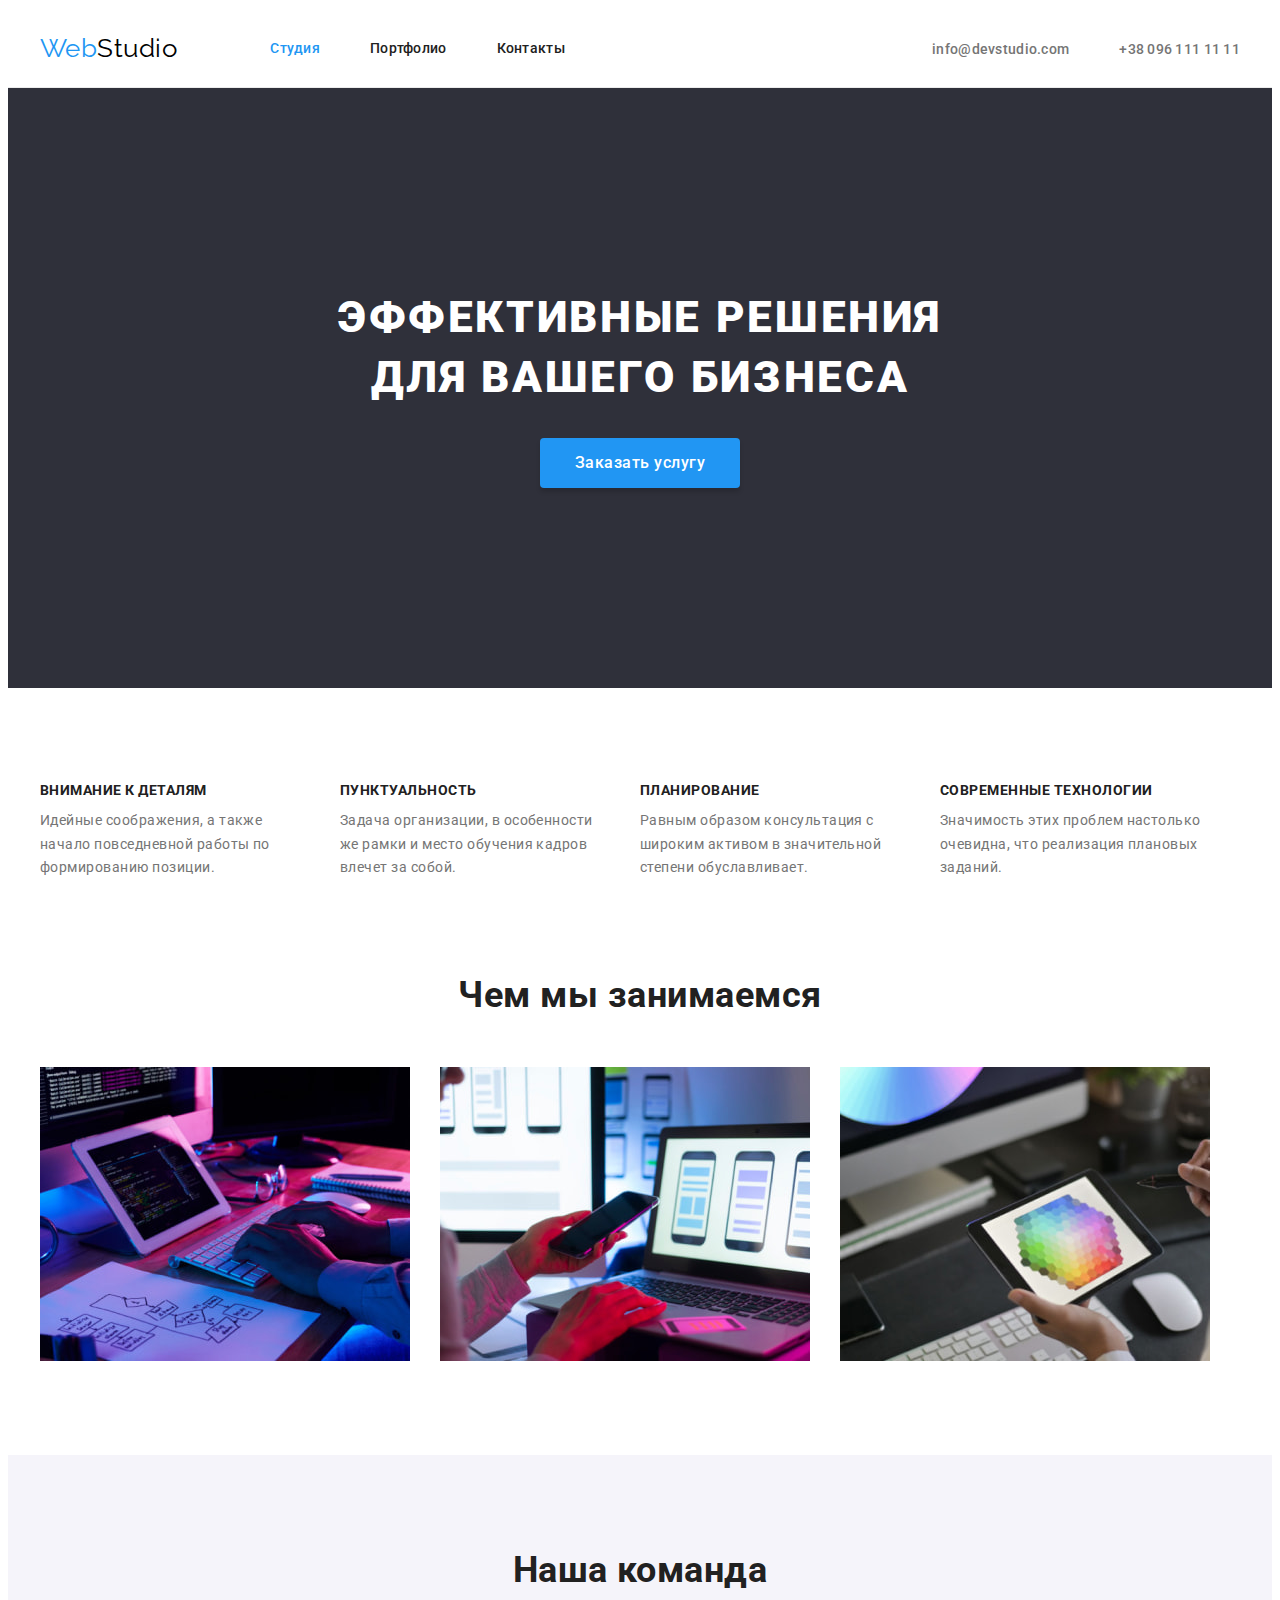
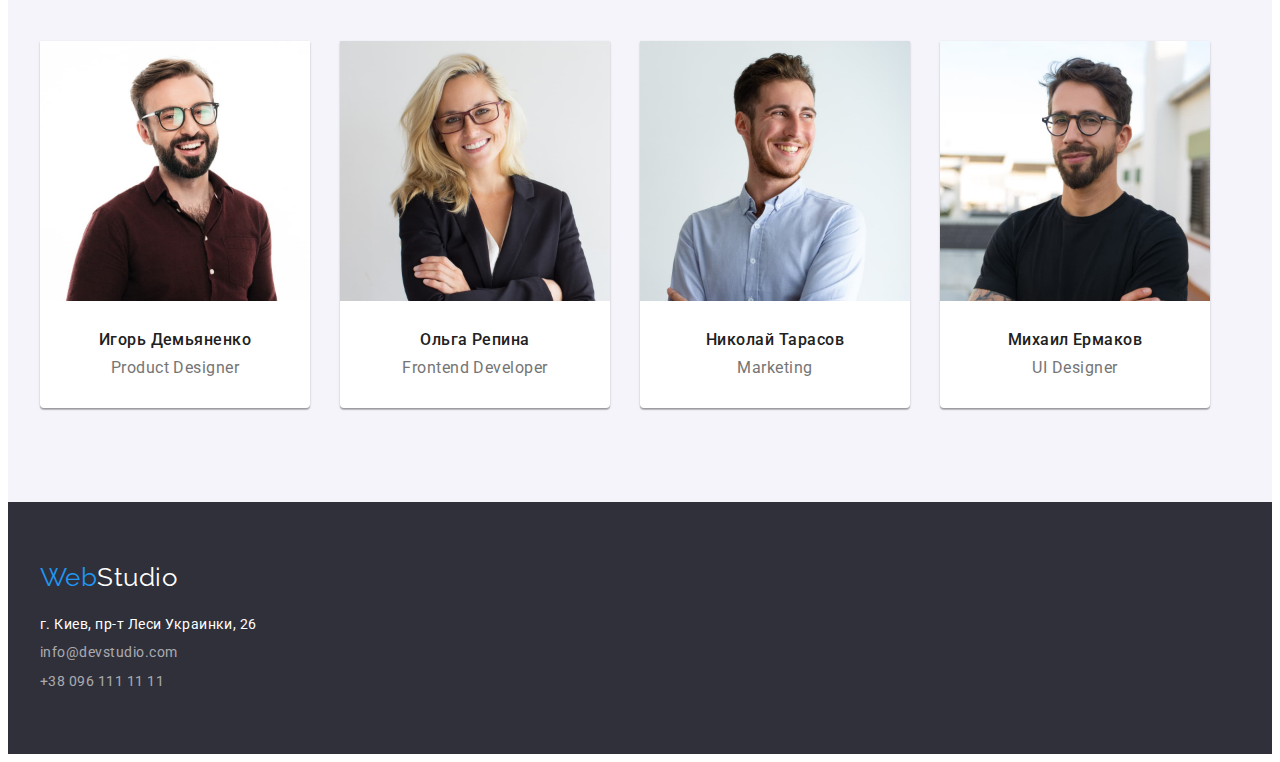
<file: index.html>
<!DOCTYPE html>
<html lang="ru">
  <head>
    <meta charset="UTF-8" />
    <meta http-equiv="X-UA-Compatible" content="IE=edge" />
    <meta name="viewport" content="width=device-width, initial-scale=1.0" />
    <title>Веб студия WebStudio</title>
    <link rel="preconnect" href="https://fonts.googleapis.com" />
    <link rel="preconnect" href="https://fonts.gstatic.com" crossorigin />
    <link
      href="https://fonts.googleapis.com/css2?family=Raleway:wght@700&family=Roboto:wght@400;500;700;900&display=swap"
      rel="stylesheet"
    />
    <link
      rel="stylesheet"
      href="https://cdnjs.cloudflare.com/ajax/libs/modern-normalize/1.1.0/modern-normalize.min.css"
      integrity="sha512-wpPYUAdjBVSE4KJnH1VR1HeZfpl1ub8YT/NKx4PuQ5NmX2tKuGu6U/JRp5y+Y8XG2tV+wKQpNHVUX03MfMFn9Q=="
      crossorigin="anonymous"
      referrerpolicy="no-referrer"
    />
    <link rel="stylesheet" href="./css/styles.css" />
  </head>
  <body class="page">
    <header class="page-header">
      <!--Логотип и навигация-->
      <div class="container">
        <nav class="navigation">
          <a class="logo logo-header link" href="./index.html"><span>Web</span>Studio</a>
          <ul class="site-nav">
            <li class="site-nav-element"><a class="link current" href="./index.html">Студия</a></li>
            <li class="site-nav-element"><a class="link" href="./portfolio.html">Портфолио</a></li>
            <li class="site-nav-element"><a class="link" href="">Контакты</a></li>
          </ul>
        </nav>

        <ul class="auth-nav">
          <li class="auth-nav-element">
            <a class="link" href="mailto:info@devstudio.com">info@devstudio.com</a>
          </li>
          <li class="auth-nav-element">
            <a class="link" href="tel:+380961111111">+38 096 111 11 11</a>
          </li>
        </ul>
      </div>
    </header>
    <!--Герой-->
    <main>
      <section class="hero">
        <div class="container">
          <h1 class="hero-title">
            Эффективные решения <br />
            для вашего бизнеса
          </h1>
          <button class="button" type="button">Заказать услугу</button>
        </div>
      </section>
      <!--Статьи-->
      <section class="section">
        <div class="container">
          <ul class="works-list list">
            <li class="works">
              <h3 class="works-title">Внимание к деталям</h3>
              <p class="works-text">
                Идейные соображения, а также начало повседневной работы по формированию позиции.
              </p>
            </li>
            <li class="works">
              <h3 class="works-title">Пунктуальность</h3>
              <p class="works-text">
                Задача организации, в особенности же рамки и место обучения кадров влечет за собой.
              </p>
            </li>
            <li class="works">
              <h3 class="works-title">Планирование</h3>
              <p class="works-text">
                Равным образом консультация с широким активом в значительной степени обуславливает.
              </p>
            </li>
            <li class="works">
              <h3 class="works-title">Современные технологии</h3>
              <p class="works-text">
                Значимость этих проблем настолько очевидна, что реализация плановых заданий.
              </p>
            </li>
          </ul>
        </div>
      </section>

      <!--Чем мы занимаемся-->
      <section class="section no-padding-top">
        <div class="container">
          <h2 class="section-title">Чем мы занимаемся</h2>
          <ul class="photo-set">
            <li class="photo">
              <img src="./images/img5.jpg" alt="Фото процесса набора кода" width="370" />
            </li>
            <li class="photo">
              <img
                src="./images/img6.jpg"
                alt="Фото процесса разработки дизайна мобильного приложения"
                width="370"
              />
            </li>
            <li class="photo">
              <img src="./images/img7.jpg" alt="Фото карты цветов на планшете" width="370" />
            </li>
          </ul>
        </div>
      </section>
      <!--Наша команда-->
      <section class="section personal">
        <div class="container">
          <h2 class="section-title">Наша команда</h2>
          <ul class="personal-card-set">
            <li class="personal-card-item">
              <article>
                <div class="card-thumb">
                  <img src="./images/img1.jpg" alt="Фото Игорь Демьяненко" width="270" />
                </div>
                <div class="personal-card-footer">
                  <h3 class="personal-title">Игорь Демьяненко</h3>
                  <p class="personal-text">Product Designer</p>
                </div>
              </article>
            </li>

            <li class="personal-card-item">
              <article>
                <div class="card-thumb">
                  <img src="./images/img2.jpg" alt="Фото Ольга Репина" width="270" />
                </div>
                <div class="personal-card-footer">
                  <h3 class="personal-title">Ольга Репина</h3>
                  <p class="personal-text">Frontend Developer</p>
                </div>
              </article>
            </li>

            <li class="personal-card-item">
              <article>
                <div class="card-thumb">
                  <img src="./images/img3.jpg" alt="Фото Николай Тарасов" width="270" />
                </div>
                <div class="personal-card-footer">
                  <h3 class="personal-title">Николай Тарасов</h3>
                  <p class="personal-text">Marketing</p>
                </div>
              </article>
            </li>

            <li class="personal-card-item">
              <article>
                <div class="card-thumb">
                  <img src="./images/img4.jpg" alt="Фото Михаил Ермаков" width="270" />
                </div>
                <div class="personal-card-footer">
                  <h3 class="personal-title">Михаил Ермаков</h3>
                  <p class="personal-text">UI Designer</p>
                </div>
              </article>
            </li>
          </ul>
        </div>
      </section>
    </main>
    <footer class="footer">
      <div class="container">
        <!--Логотип-->
        <a class="logo logo-footer link" href="./index.html"><span>Web</span>Studio</a>
        <!--Контакты-->
        <address class="address one">г. Киев, пр-т Леси Украинки, 26</address>
        <address class="address">
          <a class="link" href="mailto:info@devstudio.com">info@devstudio.com</a>
          <a class="link" href="tel:+380961111111">+38 096 111 11 11</a>
        </address>
      </div>
    </footer>
  </body>
</html>
</file>
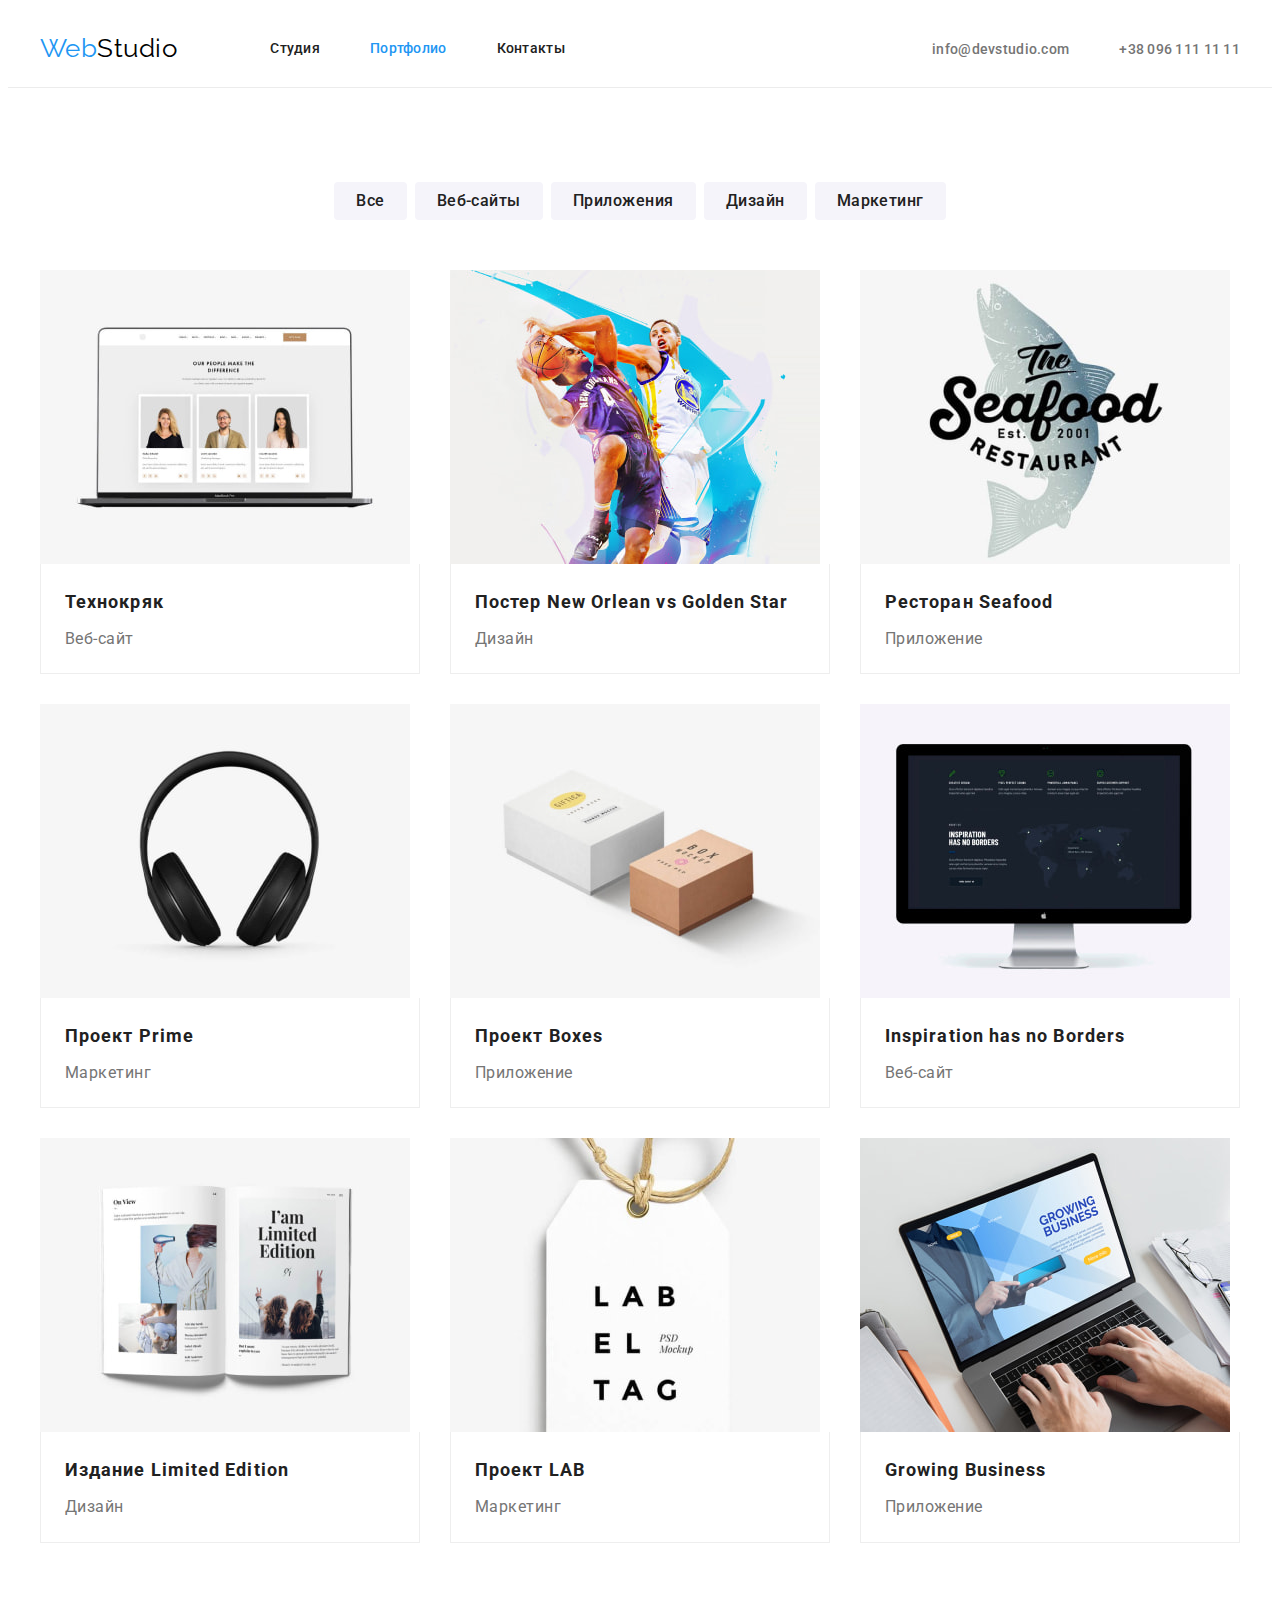
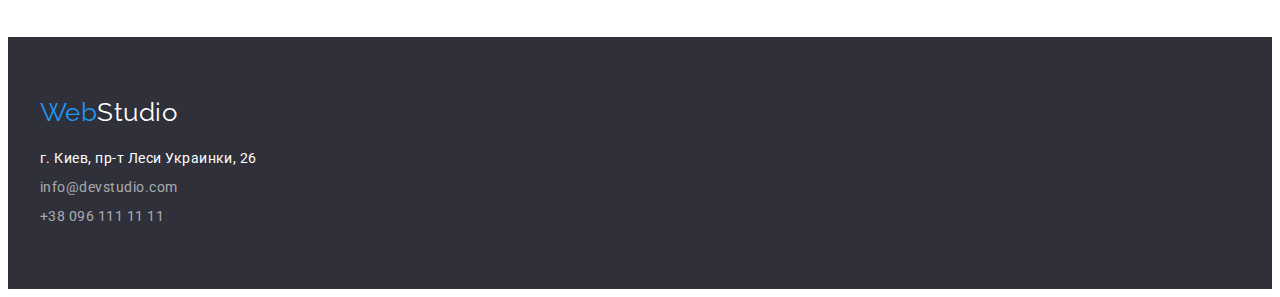
<file: portfolio.html>
<!DOCTYPE html>
<html lang="ru">
  <head>
    <meta charset="UTF-8" />
    <meta http-equiv="X-UA-Compatible" content="IE=edge" />
    <meta name="viewport" content="width=device-width, initial-scale=1.0" />
    <title>Портфолио</title>
    <link rel="preconnect" href="https://fonts.googleapis.com" />
    <link rel="preconnect" href="https://fonts.gstatic.com" crossorigin />
    <link
      href="https://fonts.googleapis.com/css2?family=Raleway:wght@700&family=Roboto:wght@400;500;700;900&display=swap"
      rel="stylesheet"
    />
    <link
      rel="stylesheet"
      href="https://cdnjs.cloudflare.com/ajax/libs/modern-normalize/1.1.0/modern-normalize.min.css"
      integrity="sha512-wpPYUAdjBVSE4KJnH1VR1HeZfpl1ub8YT/NKx4PuQ5NmX2tKuGu6U/JRp5y+Y8XG2tV+wKQpNHVUX03MfMFn9Q=="
      crossorigin="anonymous"
      referrerpolicy="no-referrer"
    />
    <link rel="stylesheet" href="./css/styles.css" />
  </head>
  <body class="page">
    <header class="page-header">
      <!--Логотип и навигация-->
      <div class="container">
        <nav class="navigation">
          <a class="logo logo-header link" href="./index.html"><span>Web</span>Studio</a>
          <ul class="site-nav">
            <li class="site-nav-element"><a class="link" href="./index.html">Студия</a></li>
            <li class="site-nav-element">
              <a class="link current" href="./portfolio.html">Портфолио</a>
            </li>
            <li class="site-nav-element"><a class="link" href="">Контакты</a></li>
          </ul>
        </nav>

        <ul class="auth-nav">
          <li class="auth-nav-element">
            <a class="link" href="mailto:info@devstudio.com">info@devstudio.com</a>
          </li>
          <li class="auth-nav-element">
            <a class="link" href="tel:+380961111111">+38 096 111 11 11</a>
          </li>
        </ul>
      </div>
    </header>
    <main>
      <section class="section">
        <div class="container">
          <h1></h1>
          <ul class="buttons list">
            <li>
              <button class="button" type="button">Все</button>
            </li>
            <li>
              <button class="button" type="button">Веб-сайты</button>
            </li>
            <li>
              <button class="button" type="button">Приложения</button>
            </li>
            <li>
              <button class="button" type="button">Дизайн</button>
            </li>
            <li>
              <button class="button" type="button">Маркетинг</button>
            </li>
          </ul>
        </div>
        <div class="container">
          <ul class="portfolio-card-set list">
            <li class="portfolio-card-item">
              <article class="card">
                <div class="card-thumb">
                  <img src="./images/img8.jpg" alt="Ноутбук" width="370" />
                </div>
                <div class="portfolio-card-content">
                  <h2 class="portfolio-card-title">Технокряк</h2>
                  <p class="portfolio-card-text">Веб-сайт</p>
                </div>
              </article>
            </li>
            <li class="portfolio-card-item">
              <article class="card">
                <div class="card-thumb">
                  <img src="./images/img9.jpg" alt="Два боскетболиста с мячем" width="370" />
                </div>
                <div class="portfolio-card-content">
                  <h2 class="portfolio-card-title">Постер New Orlean vs Golden Star</h2>
                  <p class="portfolio-card-text">Дизайн</p>
                </div>
              </article>
            </li>
            <li class="portfolio-card-item">
              <article class="card">
                <div class="card-thumb">
                  <img src="./images/img10.jpg" alt="Емблема ресторана Сифуд" width="370" />
                </div>
                <div class="portfolio-card-content">
                  <h2 class="portfolio-card-title">Ресторан Seafood</h2>
                  <p class="portfolio-card-text">Приложение</p>
                </div>
              </article>
            </li>
            <li class="portfolio-card-item">
              <article class="card">
                <div class="card-thumb">
                  <img src="./images/img11.jpg" alt="Наушники" width="370" />
                </div>
                <div class="portfolio-card-content">
                  <h2 class="portfolio-card-title">Проект Prime</h2>
                  <p class="portfolio-card-text">Маркетинг</p>
                </div>
              </article>
            </li>
            <li class="portfolio-card-item">
              <article class="card">
                <div class="card-thumb">
                  <img src="./images/img12.jpg" alt="Две бумажные коробки" width="370" />
                </div>
                <div class="portfolio-card-content">
                  <h2 class="portfolio-card-title">Проект Boxes</h2>
                  <p class="portfolio-card-text">Приложение</p>
                </div>
              </article>
            </li>
            <li class="portfolio-card-item">
              <article class="card">
                <div class="card-thumb">
                  <img src="./images/img13.jpg" alt="Компьютер фирмы Епл" width="370" />
                </div>
                <div class="portfolio-card-content">
                  <h2 class="portfolio-card-title">Inspiration has no Borders</h2>
                  <p class="portfolio-card-text">Веб-сайт</p>
                </div>
              </article>
            </li>
            <li class="portfolio-card-item">
              <article class="card">
                <div class="card-thumb">
                  <img src="./images/img14.jpg" alt="Открытая книга" width="370" />
                </div>
                <div class="portfolio-card-content">
                  <h2 class="portfolio-card-title">Издание Limited Edition</h2>
                  <p class="portfolio-card-text">Дизайн</p>
                </div>
              </article>
            </li>
            <li class="portfolio-card-item">
              <article class="card">
                <div class="card-thumb">
                  <img src="./images/img15.jpg" alt="Бирка с надписью" width="370" />
                </div>
                <div class="portfolio-card-content">
                  <h2 class="portfolio-card-title">Проект LAB</h2>
                  <p class="portfolio-card-text">Маркетинг</p>
                </div>
              </article>
            </li>
            <li class="portfolio-card-item">
              <article class="card">
                <div class="card-thumb">
                  <img src="./images/img16.jpg" alt="Руки на клавиатуре ноутбука" width="370" />
                </div>
                <div class="portfolio-card-content">
                  <h2 class="portfolio-card-title">Growing Business</h2>
                  <p class="portfolio-card-text">Приложение</p>
                </div>
              </article>
            </li>
          </ul>
        </div>
      </section>
    </main>
    <footer class="footer">
      <div class="container">
        <!--Логотип-->
        <a class="logo logo-footer link" href="./index.html"><span>Web</span>Studio</a>
        <!--Контакты-->
        <address class="address one">г. Киев, пр-т Леси Украинки, 26</address>
        <address class="address">
          <a class="link" href="mailto:info@devstudio.com">info@devstudio.com</a>
          <a class="link" href="tel:+380961111111">+38 096 111 11 11</a>
        </address>
      </div>
    </footer>
  </body>
</html>
</file>
<file: css/styles.css>
:root {
    --brand-color-blue-light-hover: #188CE8;
    --brand-color-blue-light: #2196F3;
    --brand-color-blue: #3f51b5;    
    --brand-color-black: #000000;
    --brand-color-black-light: #212121;
    --brand-color-black-dark: #2F303A;
    --brand-color-gray: #757575;
    --brand-color-gray-light: #F5F4FA;
    --brand-color-gray-border: #EEEEEE;
    --brand-color-white: #FFFFFF;
    --brand-color-heder-line: #ECECEC;
    --brand-color-address:rgba(255, 255, 255, 0.6);
    --card-set-portfolio: 30px
}
h1, h2, h3, h4, h5, h6, p, ul {
    margin: 0;
}
ul {
    padding: 0;
}
img {
    display: block;
    max-width: 100%;
    height: auto;
}
.list {
    list-style: none;    
}
.link {
    text-decoration: none;    
    line-height: 1.17;
}
.page {    
    font-family: 'Roboto', sans-serif;
    letter-spacing: 0.03em;
    background-color: var(--brand-color-white);        
    color: var(--brand-color-black-light);   
}

.page-header .container{
    display: flex;    
    padding-top: 25px;
    padding-bottom: 24px;
    align-items: center;
}

/* Рамка хедера */
.page-header {    
    border-bottom: 1px solid var(--brand-color-heder-line);
}

/* Подсветка */
.site-nav .link:hover, .site-nav .link:focus, .site-nav .link.current {
    color: var(--brand-color-blue-light);
}
.site-nav {
    display: flex;
    align-items: center;
    list-style: none;     
}

.site-nav-element + .site-nav-element {
    margin-left: 50px;
}

.navigation {
    display: flex;
}
.site-nav .link {    
    display: block;
    font-size: 14px;
    font-weight: 500;
    letter-spacing: 0.02em;
    color: var(--brand-color-black-light);
}
/* Хедер почта телефон */
.auth-nav {
    margin-left: auto;
    display: flex;
    list-style: none;
}

.auth-nav-element + .auth-nav-element {
 margin-left: 50px;
}

.auth-nav .link {    
    font-size: 14px;
    font-weight: 500;
    letter-spacing: 0.02em;
    color: var(--brand-color-gray);
}
.auth-nav .link:hover, .auth-nav .link:focus {
    color: var(--brand-color-blue-light);
}
/* Логотип */
.logo {
    margin-right: 93px;    
    font-size: 26px;
    color: var(--brand-color-black);    
    font-family: 'Raleway', sans-serif;        
}
.logo span{
    color: var(--brand-color-blue-light);
}
/* Герой */
.hero .button {
    display: inline-block;
    padding: 10px 32px;
    margin: 0;
    min-width: 200px;
    color: var(--brand-color-white);
    background: var(--brand-color-blue-light);
    box-shadow: 0px 4px 4px rgba(0, 0, 0, 0.15);
    line-height: 1.88;
}
.hero .button:hover{
    background-color: var(--brand-color-blue-light-hover);
}
.hero {
    padding-top: 200px;
    padding-bottom: 200px;
    background: var(--brand-color-black-dark);
    text-align: center;    
}
.hero-title {    
    margin-bottom: 30px;
    text-transform: uppercase;
    text-align: center;    
    font-size: 44px;
    font-weight: 900;    
    line-height: 1.36;
    letter-spacing: 0.06em;
    color: var(--brand-color-white);    
}
/* Наша команда */
.personal { 
    background: var(--brand-color-gray-light);
}
.personal-card-footer {
    padding-top: 30px;
    padding-bottom: 30px;
}
.personal-title {    
    margin-bottom: 10px;
    font-weight: 500;
    font-size: 16px;    
    line-height: 1.17;
    text-align: center;    
}
.personal-text {    
    line-height: 1.17;
    text-align: center;    
    color: var(--brand-color-gray);
}
.personal-card-set {    
    display: flex;   
    list-style: none;
}
.personal-card-item {
     
    background-color: var(--brand-color-white);
    box-shadow: 0px 1px 3px rgba(0, 0, 0, 0.12), 0px 1px 1px rgba(0, 0, 0, 0.14), 0px 2px 1px rgba(0, 0, 0, 0.2);
    border-radius: 0px 0px 4px 4px;
}
.personal-card-item + .personal-card-item {
    margin-left: 30px;
}

/* Секция картинок */
.section-title {   
    margin-bottom: 50px;    
    font-size: 36px;    
    line-height: 1.17;
    text-align: center;    
}
/* Секция коротких текстов */
.works-list {    
    display: flex;    
}
.works + .works {    
    margin-left: 30px;
}

.works-title {
    margin-bottom: 10px;   
    font-size: 14px;    
    line-height: 1.17;    
    text-transform: uppercase;
}
.works-text {        
    width: 270px; 
    font-size: 14px;    
    line-height: 1.714;    
    color: var(--brand-color-gray);       
}
/* Футер */
.logo-footer {
    margin-bottom: 20px;
    display: block;
    color: var(--brand-color-white);    
}
.footer {
    padding: 60px 0;
    background: var(--brand-color-black-dark);    
}
.address,
.address .link {    
    font-size: 14px;
    line-height: 1.71;
    color: var(--brand-color-white);
    font-style: normal;
}
.one {
margin-bottom: 5px;
}

.address .link {    
    display: block;
    color: var(--brand-color-address);
}
.address .link:first-child {
margin-bottom: 5px;
}
.address .link:hover,
.address .link:focus {
    color: var(--brand-color-blue-light);
}
/* Портфолио фильтры*/
.button {
    padding: 6px 22px;  
    margin: 0px 4px;   
    color: var(--brand-color-black-light);
    background: var(--brand-color-gray-light);
    cursor: pointer;
    border: 0;    
    font-family: inherit;
    font-weight: 500;
    font-size: 16px;
    line-height: 1.62;    
    letter-spacing: inherit;    
    border-radius: 4px;    
}
.buttons {
    margin-bottom: 50px;
    display: flex;
    justify-content: center;    
}
.button:hover, .button:focus {
    color: var(--brand-color-white);
    background: var(--brand-color-blue-light);
    box-shadow: 0px 3px 1px rgba(0, 0, 0, 0.1), 0px 1px 2px rgba(0, 0, 0, 0.08), 0px 2px 2px rgba(0, 0, 0, 0.12);
}
/* Портфолио карточки */
.portfolio-card-set {
    margin-top: calc(-1 * var(--card-set-portfolio));
    margin-left: calc(-1 * var(--card-set-portfolio));
    display: flex;
    flex-wrap: wrap;
}

.portfolio-card-item {
    margin-top: var(--card-set-portfolio);
    margin-left: var(--card-set-portfolio);
    flex-basis: calc(100% / 3 - var(--card-set-portfolio));
}

.portfolio-card-content {
    padding: 20px 24px 19px 24px;
    border: 1px solid var(--brand-color-gray-border);
    border-top: none;
}

.portfolio-card-title {
    margin-bottom: 4px;
    font-size: 18px;
    line-height: 2;
    letter-spacing: 0.06em;
}

.portfolio-card-text {
    line-height: 1.88;
    color: var(--brand-color-gray);
}


.container {
    margin-left: auto;
    margin-right: auto;

    width: 1200px;
    padding-left: 15px;
    padding-right: 15px;    
    /* outline: solid tomato; */
}
.section {
    padding: 94px 0;    
}
.no-padding-top  {
    padding-top: 0;
}
.photo-set {    
    list-style: none;
    display: flex;    
}
.photo + .photo {
    margin-left: 30px;
}
</file>
